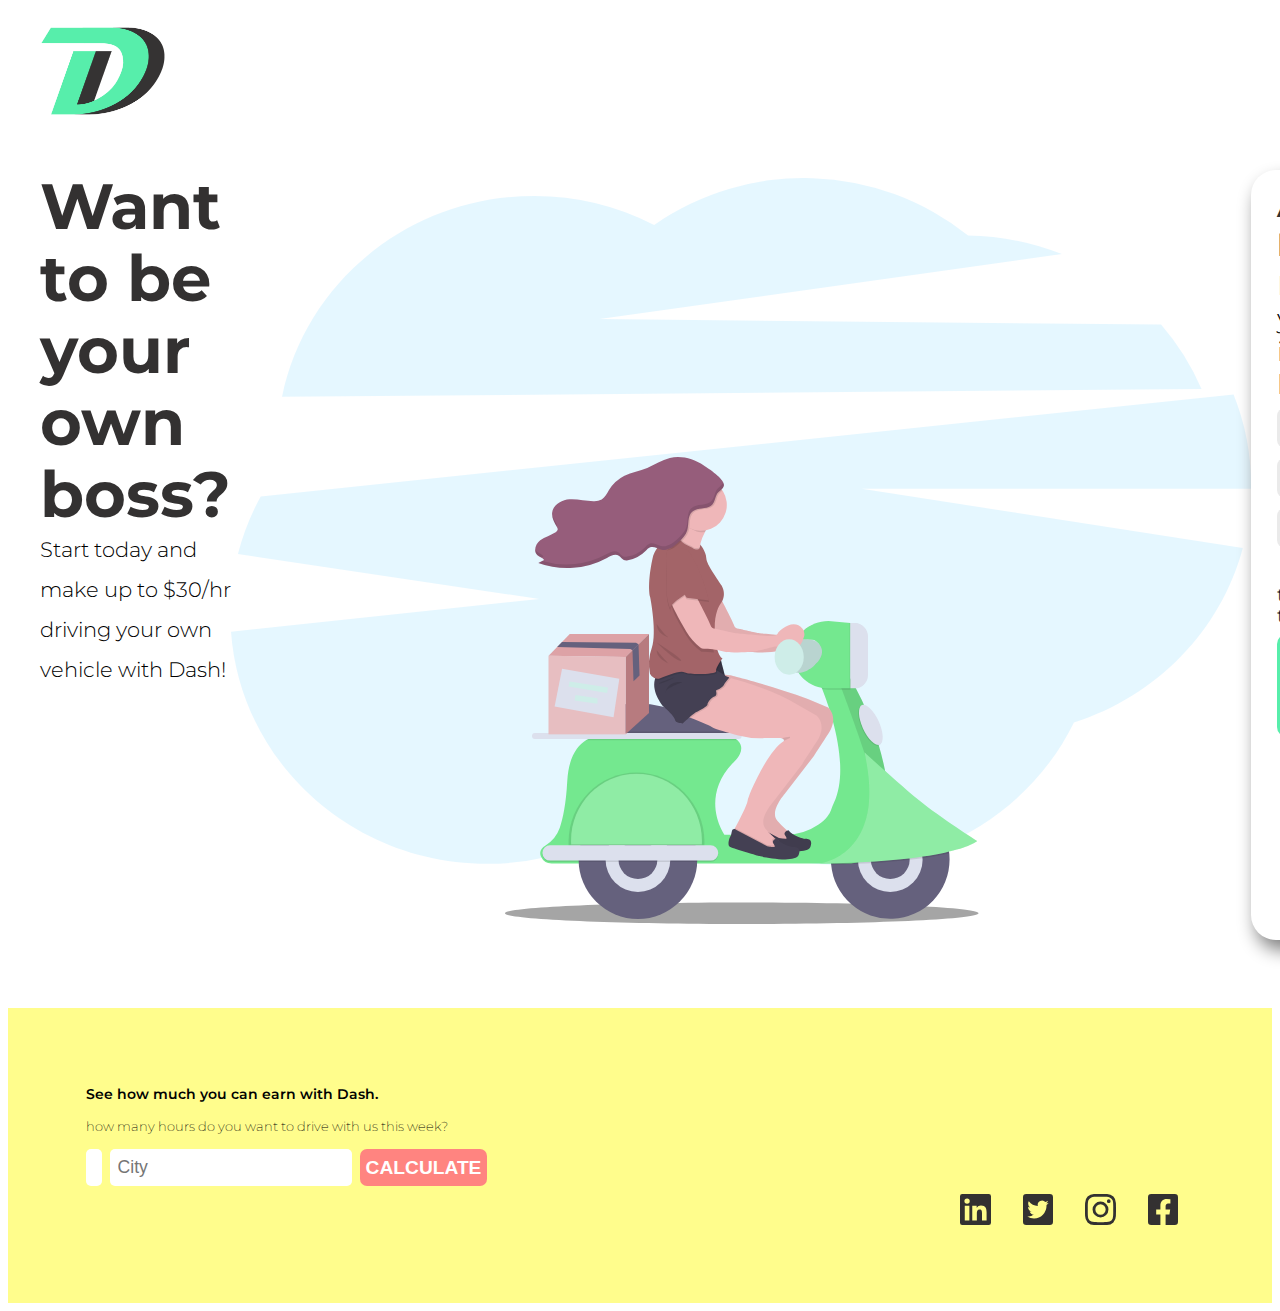
<file: landing-page/index.html>
<!DOCTYPE html>
<html lang="en">

<head>
  <title>Landing Page</title>
  <meta name="viewport" content="width=device-width, initial-scale=1.0">
  <link rel="stylesheet" href="css/styles.css">
  <link href="https://fonts.googleapis.com/css2?family=Montserrat:wght@200;300;400;500;600;700;800&display=swap"
    rel="stylesheet">
</head>

<body>
  <header>
    <img src="img/logo/logo.png" alt="logo">
  </header>
  <div class="wrapper">
    <div id="text">
      <h1>Want to be your own boss?</h1>
      <h3>Start today and make up to $30/hr driving your own vehicle with Dash!</h3>
    </div>
    <img src="img/bg-image/scooter.svg" id="scoot" alt="woman on scooter">
    <div class="form">
      <form>
        <h2>Apply Now</h2>
        <p id="text1">Enter your info below.</p>
        <input type="text" placeholder="First name" name="fname" id="fname">
        <input type="text" placeholder="Last name" name="lname" id="lname">
        <input type="text" placeholder="Phone number" name="pnumber" id="pnumber">
        <div class="container">
          <input type="checkbox" name="checkbox" id="checkbox">
          <label for="checkbox">I agree to dash terms</label>
        </div>
        <button type="submit" id="green">DRIVE WITH US</button>
        <p id="text2">Already applied? <span>Check your application status here</span></p>
      </form>
    </div>
  </div>
  <br><br>
  <footer>
    <div class="footer">
      <p>See how much you can earn with Dash.<br><br><span>how many hours do you want to drive with us this
          week?</span>
      </p>
      <form>
        <input type="text" placeholder="Hours" name="hours" id="hours">
        <input type="text" placeholder="City" name="city" id="city">
        <button type="submit">CALCULATE</button>
      </form>
      <div class="icon">
        <img id="fb" src="img/icons/facebook.svg" alt="facebook icon">
        <img id="in" src="img/icons/instagram.svg" alt="instagram icon">
        <img id="twit" src="img/icons/twitter.svg" alt="twitter icon">
        <img id="linked" src="img/icons/linkedin.svg" alt="linkedin icon">
      </div>
    </div>
  </footer>
</body>

</html>
</file>
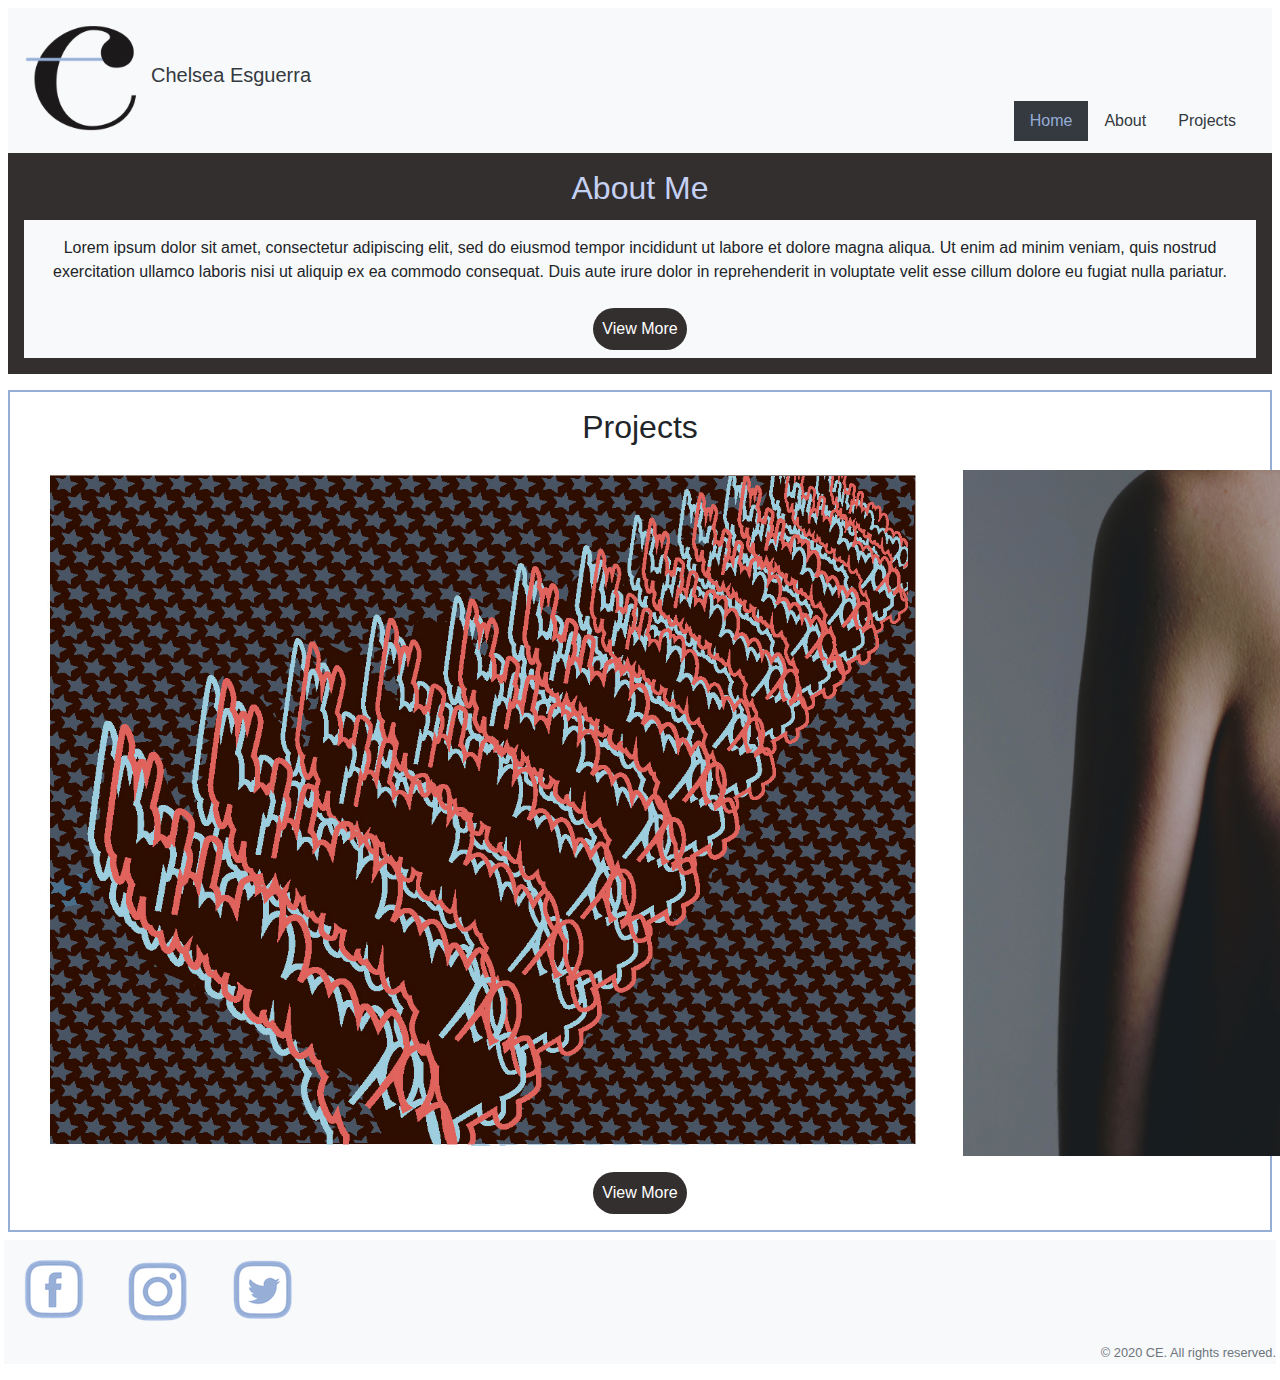
<file: portfolio/index.html>
<!doctype html>
<html lang="en">

<head>
  <!-- Required meta tags -->
  <meta charset="utf-8">
  <meta name="viewport" content="width=device-width, initial-scale=1, shrink-to-fit=no">

  <!-- Bootstrap CSS -->
  <link rel="stylesheet" href="https://stackpath.bootstrapcdn.com/bootstrap/4.4.1/css/bootstrap.min.css"
    integrity="sha384-Vkoo8x4CGsO3+Hhxv8T/Q5PaXtkKtu6ug5TOeNV6gBiFeWPGFN9MuhOf23Q9Ifjh" crossorigin="anonymous">

  <title>Chelsea Esguerra's Portfolio</title>
</head>

<body>

  <div class="m-2">
    <!--Navigation bar-->
    <nav class="navbar bg-light">
      <!--logo-->
      <a class="nav-brand text-dark h5" href="index.html"><img src="img/logo.png" alt="logo"
          class="img-fluid w-25 h-auto">
        Chelsea Esguerra
      </a>
      <div
        class="nav flex-column flex-sm-row justify-content-center justify-content-md-end align-self-md-end bg-light p-1">
        <a class="text-sm-center flex-sm-fill nav-link active bg-dark" style="color: #96ADD6;"
          href="index.html">Home</a>
        <a class="text-sm-center flex-sm-fill nav-link text-dark" href="about.html">About</a>
        <a class="text-sm-center flex-sm-fill nav-link text-dark" href="projects.html">Projects</a>
      </div>
    </nav>
    <!--About Me content-->
    <div class="container-fluid p-3" style=" background-color: #332F2F">
      <h2 class="text-center pb-1" style="color: #C5D1F4">About Me</h2>
      <div class="container-fluid bg-light p-2 text-center">
        <p class="p-2">Lorem ipsum dolor sit amet, consectetur adipiscing elit, sed do eiusmod tempor
          incididunt
          ut labore et dolore magna aliqua. Ut enim ad minim veniam, quis nostrud exercitation ullamco laboris nisi ut
          aliquip ex ea commodo consequat. Duis aute irure dolor in reprehenderit in voluptate velit esse cillum dolore
          eu
          fugiat nulla pariatur.</p>
        <a class="btn text-white rounded-pill p-2" style=" background-color: #332F2F" href="about.html"
          role="button">View
          More</a>
      </div>
    </div>
    <!--Project content-->
    <div class="container-fluid mt-3 p-3 border text-center" style="border:2px solid #96ADD6!important;">
      <h2 class="text-center">Projects</h2>
      <div class="d-sm-flex flex-fill">
        <img src="img/8.jpg" class="w-75 p-3" alt="graphic">
        <img src="img/DSC_0128.jpg" alt="graphic" class="w-75 p-3" alt="clothes pins on back">
      </div>
      <a class="btn text-white rounded-pill p-2" style=" background-color: #332F2F" href="projects.html"
        role="button">View
        More</a>
    </div>
  </div>
  </div>
  <!--Footer-->
  <footer class="bg-light m-1">
    <img src="img/fb.png" alt="facebook icon">
    <img src="img/insta.png" alt="instagram icon">
    <img src="img/twitter.png" alt="twitter icon"><br>
    <p class="text-right"><small class="text-muted">© 2020 CE. All rights reserved.</small></p>
  </footer>
  <!-- Optional JavaScript -->
  <!-- jQuery first, then Popper.js, then Bootstrap JS -->
  <script src=" https://code.jquery.com/jquery-3.4.1.slim.min.js"
    integrity="sha384-J6qa4849blE2+poT4WnyKhv5vZF5SrPo0iEjwBvKU7imGFAV0wwj1yYfoRSJoZ+n" crossorigin="anonymous">
    </script>
  <script src="https://cdn.jsdelivr.net/npm/popper.js@1.16.0/dist/umd/popper.min.js"
    integrity="sha384-Q6E9RHvbIyZFJoft+2mJbHaEWldlvI9IOYy5n3zV9zzTtmI3UksdQRVvoxMfooAo"
    crossorigin="anonymous"></script>
  <script src="https://stackpath.bootstrapcdn.com/bootstrap/4.4.1/js/bootstrap.min.js"
    integrity="sha384-wfSDF2E50Y2D1uUdj0O3uMBJnjuUD4Ih7YwaYd1iqfktj0Uod8GCExl3Og8ifwB6"
    crossorigin="anonymous"></script>
</body>

</html>
</file>
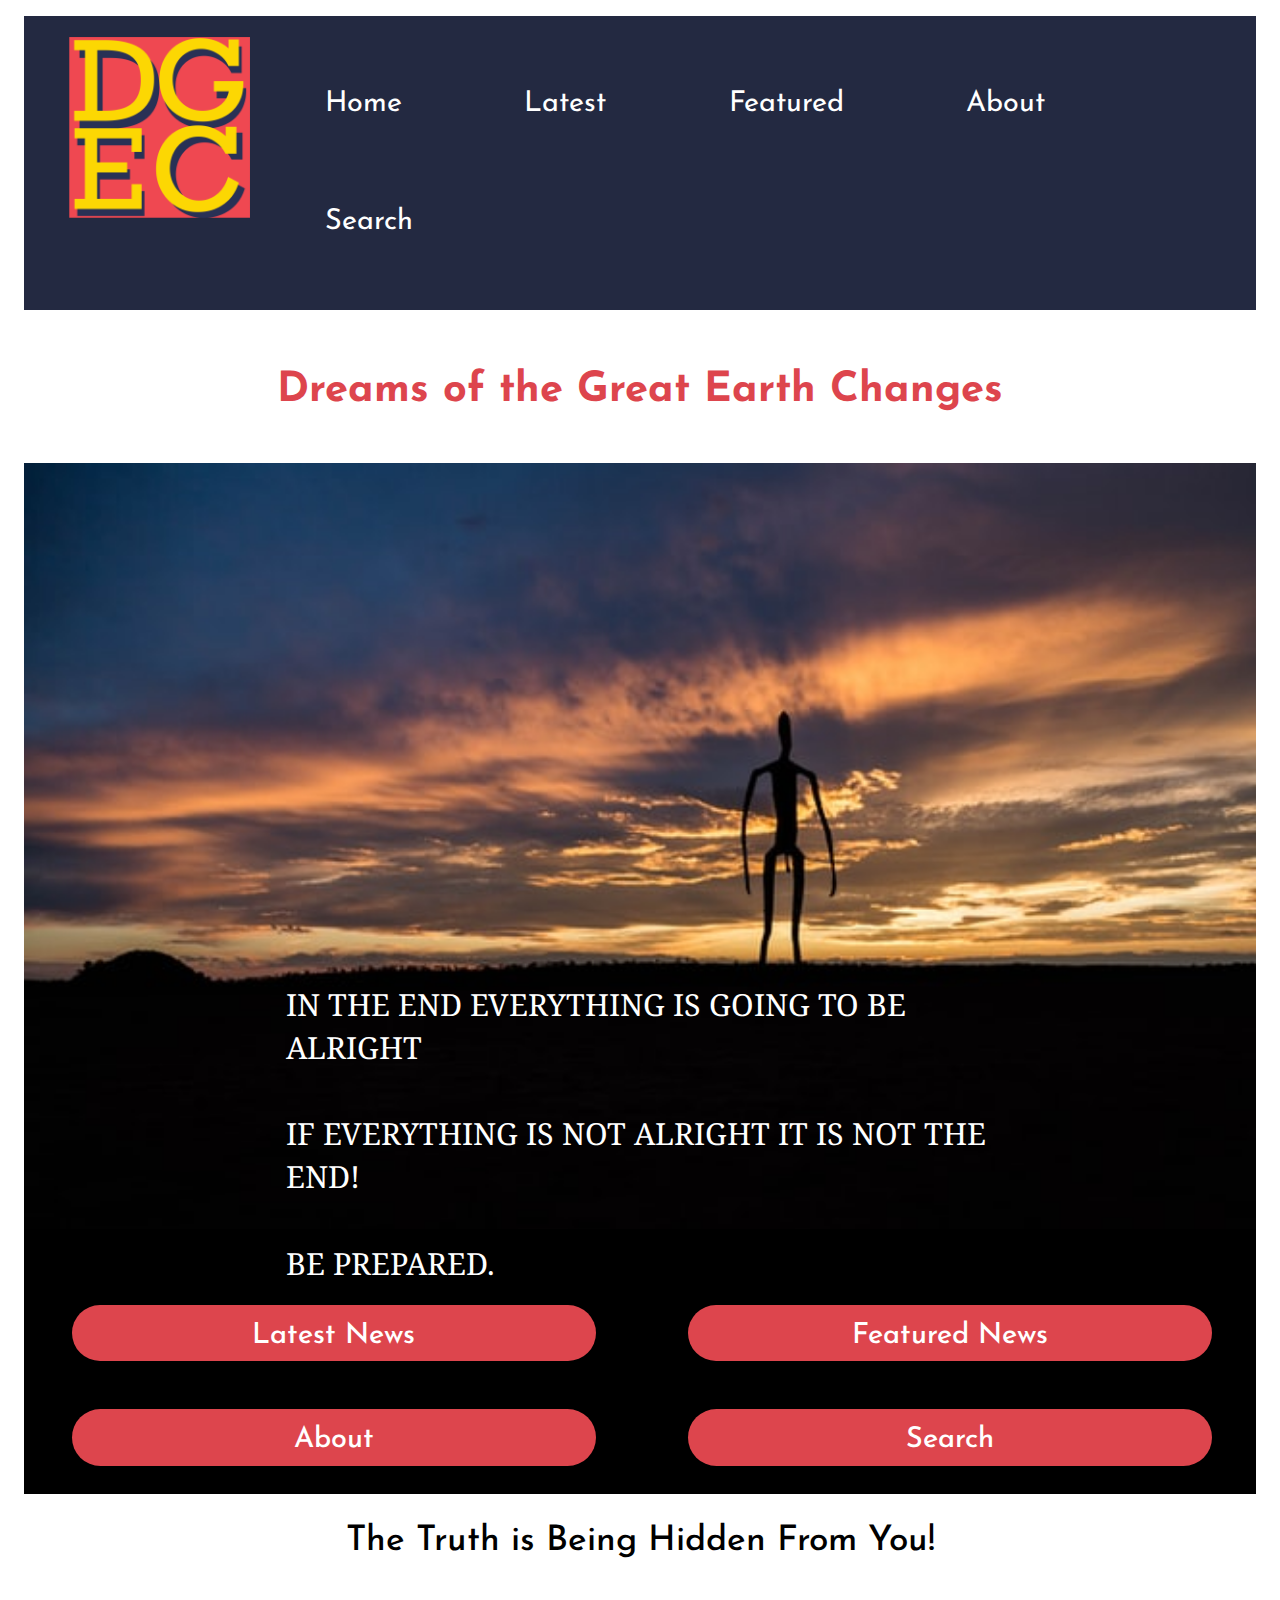
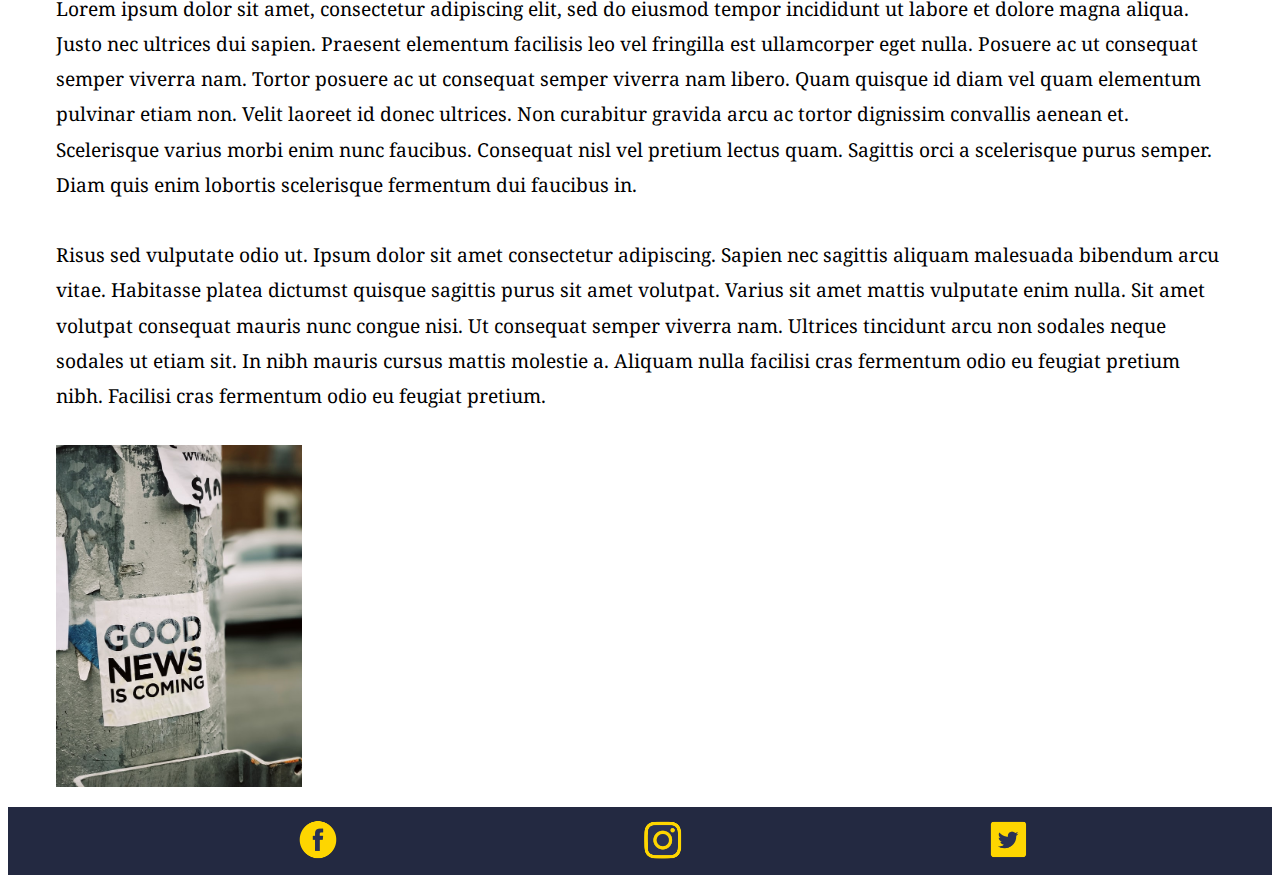
<file: prototype/index.html>
<!DOCTYPE html>
<html lang="en">

<head>
	<title>Dreams of the Great Earth Changes Prototype</title>
	<meta name="viewport" content="width=device-width, initial-scale=1.0">
	<link href="https://fonts.googleapis.com/css2?family=Josefin+Sans:wght@500;700&family=Noto+Serif&display=swap"
		rel="stylesheet">
	<link rel="stylesheet" href="css/styles.css">
</head>

<body>
	<div class="wrapper">
		<nav>
			<div class="logo">
				<a href="index.html">
					<picture>
						<img src="img/favicon.png" alt="small logo" id="favicon">
					</picture>
				</a>
			</div>
			<ul>
				<li><a class="current-page" href="index.html">Home</a></li>
				<li><a href="#">Latest</a></li>
				<li><a href="#">Featured</a></li>
				<li><a href="about.html">About</a></li>
				<li><a href="#">Search</a></li>
			</ul>
		</nav>
		<h1>Dreams of the Great Earth Changes</h1>
		<div id="banner">
			<div class="banner">
				<img src="img/alien.jpg" alt="silhouette of strange figure in the distance">
				<p>
					IN THE END EVERYTHING IS GOING TO BE ALRIGHT
					<br><br>
					IF EVERYTHING IS NOT ALRIGHT IT IS NOT THE END!
					<br><br>
					BE PREPARED.
				</p>
			</div>
			<div class="click">
				<button type="button">Latest News</button>
				<a href="featured.html"><button type="button">Featured News</button></a>
				<a href="about.html"><button type="button">About</button> </button></a>
				<button type="button">Search</button>
			</div>
		</div>
		<h2> The Truth is Being Hidden From You!</h2>
		<p class="para1">Lorem ipsum dolor sit amet, consectetur adipiscing elit, sed do eiusmod tempor incididunt ut labore
			et dolore magna aliqua. Justo nec ultrices dui sapien. Praesent elementum facilisis leo vel fringilla est
			ullamcorper eget nulla. Posuere ac ut consequat semper viverra nam. Tortor posuere ac ut consequat semper viverra
			nam libero. Quam quisque id diam vel quam elementum pulvinar etiam non. Velit laoreet id donec ultrices. Non
			curabitur gravida arcu ac tortor dignissim convallis aenean et. Scelerisque varius morbi enim nunc faucibus.
			Consequat nisl vel pretium lectus quam. Sagittis orci a scelerisque purus semper. Diam quis enim lobortis
			scelerisque fermentum dui faucibus in.<br><br>
			Risus sed vulputate odio ut. Ipsum dolor sit amet consectetur adipiscing. Sapien nec sagittis aliquam malesuada
			bibendum arcu vitae. Habitasse platea dictumst quisque sagittis purus sit amet volutpat. Varius sit amet mattis
			vulputate enim nulla. Sit amet volutpat consequat mauris nunc congue nisi. Ut consequat semper viverra nam.
			Ultrices tincidunt arcu non sodales neque sodales ut etiam sit. In nibh mauris cursus mattis molestie a. Aliquam
			nulla facilisi cras fermentum odio eu feugiat pretium nibh. Facilisi cras fermentum odio eu feugiat pretium.
		</p>
		<img id="good" src="img/good-news.jpg" alt="poster that says 'good news is coming'">
	</div>
	</div>
	<footer>
		<div class="icon">
			<a><img id="fb" src="img/icons/fb.png" alt="facebook icon"></a>
			<a><img id="insta" src="img/icons/insta.png" alt="instagram icon"></a>
			<a href="#"> <img id="twit" src="img/icons/twitter.png" alt="twitter icon"></a>
		</div>
	</footer>
</body>

</html>
</file>
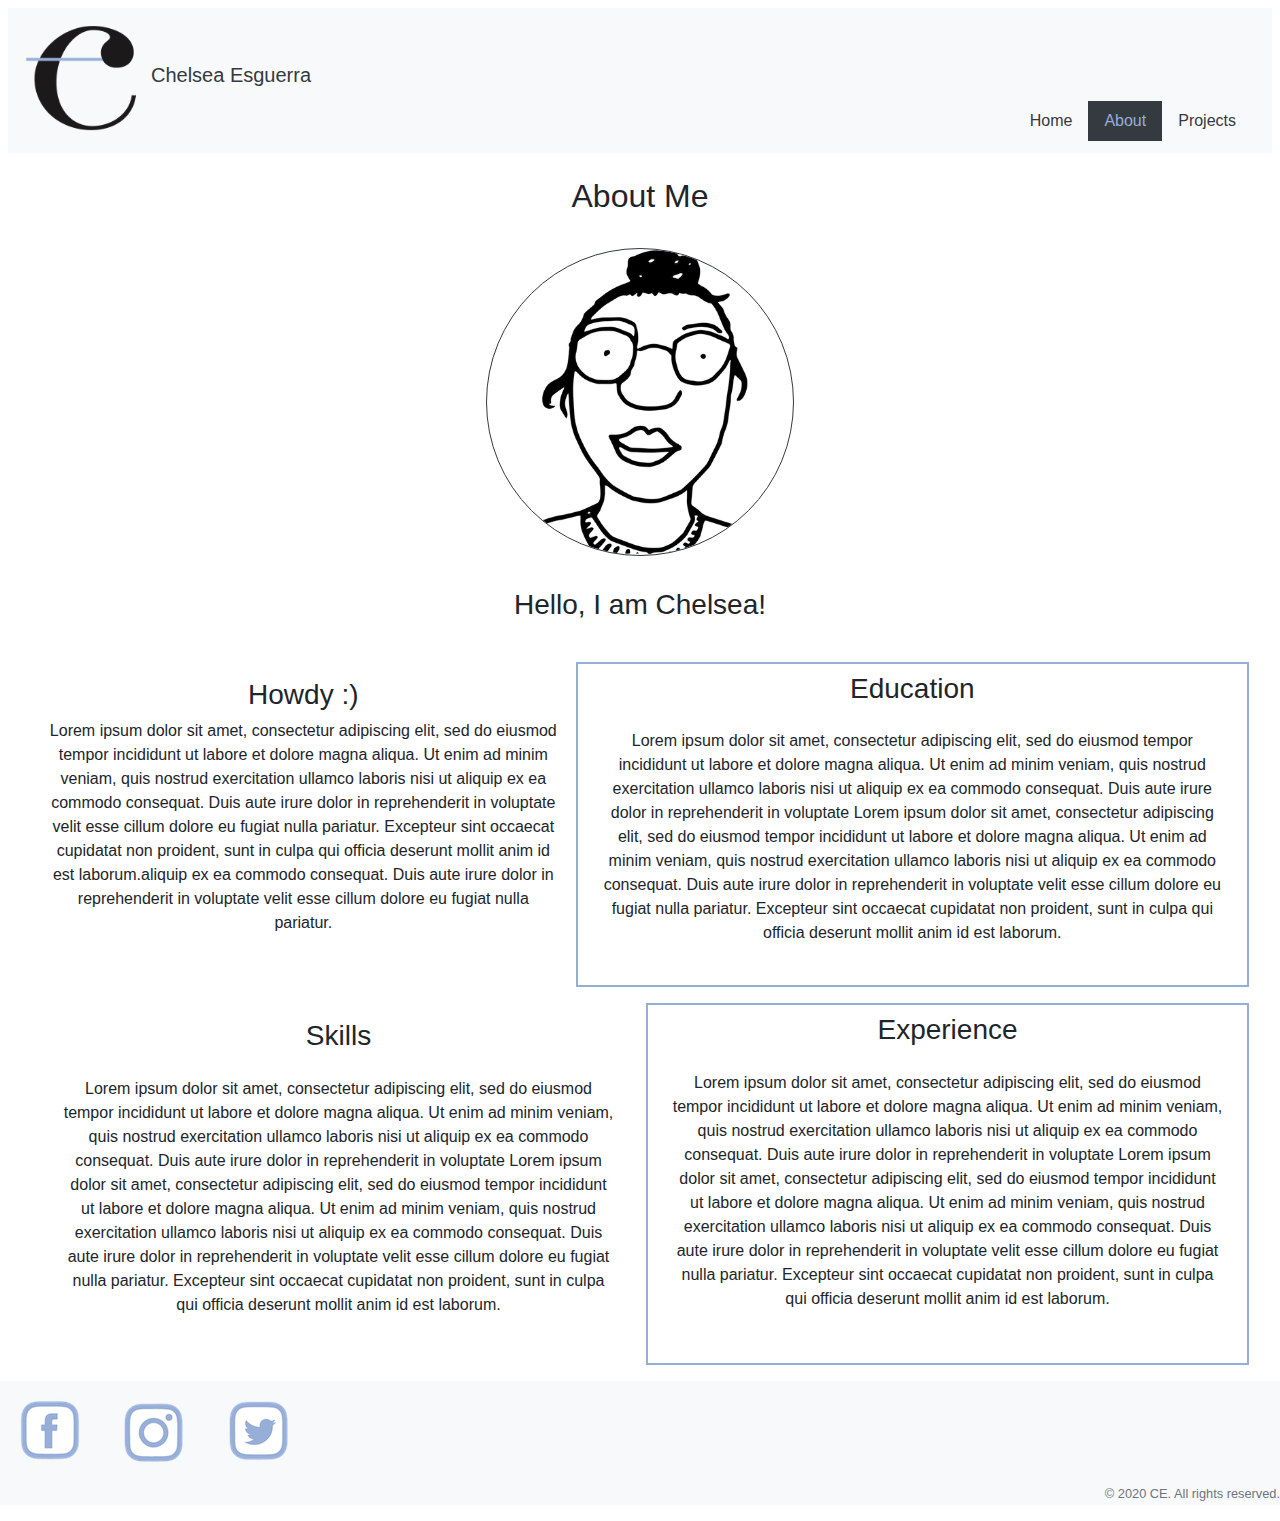
<file: portfolio/about.html>
<!doctype html>
<html lang="en">

<head>
  <!-- Required meta tags -->
  <meta charset="utf-8">
  <meta name="viewport" content="width=device-width, initial-scale=1, shrink-to-fit=no">

  <!-- Bootstrap CSS -->
  <link rel="stylesheet" href="https://stackpath.bootstrapcdn.com/bootstrap/4.4.1/css/bootstrap.min.css"
    integrity="sha384-Vkoo8x4CGsO3+Hhxv8T/Q5PaXtkKtu6ug5TOeNV6gBiFeWPGFN9MuhOf23Q9Ifjh" crossorigin="anonymous">

  <title>Chelsea Esguerra's Portfolio</title>
</head>

<body>

  <div class="m-2">

    <!--Navigation bar-->
    <nav class="navbar bg-light">
      <!--logo-->
      <a class="nav-brand text-dark h5" href="index.html"><img src="img/logo.png" alt="logo"
          class="img-fluid w-25 h-auto">
        Chelsea Esguerra
      </a>
      <div
        class="nav flex-column flex-sm-row justify-content-center justify-content-md-end align-self-md-end bg-light p-1">
        <a class="text-sm-center flex-sm-fill nav-link text-dark" href="index.html">Home</a>
        <a class="text-sm-center flex-sm-fill nav-link active bg-dark" style="color: #96ADD6;"
          href="about.html">About</a>
        <a class="text-sm-center flex-sm-fill nav-link text-dark" href="projects.html">Projects</a>
      </div>
    </nav>

    <!--About page content-->
    <div class="container-fluid pt-4 text-center">
      <h2 class=" pb-4">About Me</h2>
      <!--About image-->
      <img src="img/me.png" alt="drawing of me"
        class="border border-dark rounded-circle mx-auto d-block img-fluid w-25 h-auto m-2">
      <!--Text for about page-->
      <h3 class=" p-4">Hello, I am Chelsea!</h3>
      <div class="d-sm-flex flex-fill justify-content-sm-between p-2">
        <div class="p-3">
          <h3 class="text-center">Howdy :)</h3>
          <p>Lorem ipsum dolor sit amet, consectetur adipiscing elit,
            sed do
            eiusmod tempor incididunt ut labore et dolore magna aliqua. Ut enim ad minim veniam, quis nostrud
            exercitation
            ullamco laboris nisi ut aliquip ex ea commodo consequat. Duis aute irure dolor in reprehenderit in voluptate
            velit esse cillum dolore eu fugiat nulla pariatur. Excepteur sint occaecat cupidatat non proident, sunt in
            culpa qui
            officia deserunt mollit anim id est laborum.aliquip ex ea commodo consequat. Duis aute irure dolor in
            reprehenderit in voluptate velit esse cillum dolore eu fugiat nulla pariatur. </p>
        </div>
        <div class="border p-2 " style="border:2px solid #96ADD6!important;">
          <h3 class="">Education</h3>
          <p class="p-3">Lorem ipsum dolor sit amet, consectetur adipiscing elit, sed do eiusmod tempor incididunt ut
            labore et
            dolore
            magna aliqua. Ut enim ad minim veniam, quis nostrud exercitation ullamco laboris nisi ut aliquip ex ea
            commodo
            consequat. Duis aute irure dolor in reprehenderit in voluptate Lorem ipsum dolor sit amet, consectetur
            adipiscing elit, sed do eiusmod tempor incididunt ut labore et dolore magna aliqua. Ut enim ad minim veniam,
            quis nostrud exercitation ullamco laboris nisi ut aliquip ex ea commodo consequat. Duis aute irure dolor in
            reprehenderit in voluptate velit esse cillum dolore eu fugiat nulla pariatur. Excepteur sint occaecat
            cupidatat
            non proident, sunt in culpa qui officia deserunt mollit anim id est laborum.</p>
        </div>
      </div>
      <div class="d-sm-flex flex-fill justify-content-sm-between p-2">
        <div class="p-3">
          <h3 class="">Skills</h3>
          <p class="p-3">Lorem ipsum dolor sit amet, consectetur adipiscing elit, sed do eiusmod tempor incididunt ut
            labore et
            dolore
            magna aliqua. Ut enim ad minim veniam, quis nostrud exercitation ullamco laboris nisi ut aliquip ex ea
            commodo
            consequat. Duis aute irure dolor in reprehenderit in voluptate Lorem ipsum dolor sit amet, consectetur
            adipiscing elit, sed do eiusmod tempor incididunt ut labore et dolore magna aliqua. Ut enim ad minim veniam,
            quis nostrud exercitation ullamco laboris nisi ut aliquip ex ea commodo consequat. Duis aute irure dolor in
            reprehenderit in voluptate velit esse cillum dolore eu fugiat nulla pariatur. Excepteur sint occaecat
            cupidatat
            non proident, sunt in culpa qui officia deserunt mollit anim id est laborum.</p>
        </div>
        <div class="border p-2 " style="border:2px solid #96ADD6!important;">
          <h3 class="">Experience</h3>
          <p class="p-3">Lorem ipsum dolor sit amet, consectetur adipiscing elit, sed do eiusmod tempor incididunt ut
            labore et
            dolore
            magna aliqua. Ut enim ad minim veniam, quis nostrud exercitation ullamco laboris nisi ut aliquip ex ea
            commodo
            consequat. Duis aute irure dolor in reprehenderit in voluptate Lorem ipsum dolor sit amet, consectetur
            adipiscing elit, sed do eiusmod tempor incididunt ut labore et dolore magna aliqua. Ut enim ad minim veniam,
            quis nostrud exercitation ullamco laboris nisi ut aliquip ex ea commodo consequat. Duis aute irure dolor in
            reprehenderit in voluptate velit esse cillum dolore eu fugiat nulla pariatur. Excepteur sint occaecat
            cupidatat
            non proident, sunt in culpa qui officia deserunt mollit anim id est laborum.</p>
        </div>
      </div>
    </div>
  </div>
  <!--Footer-->
  <footer class="bg-light">
    <img src="img/fb.png" alt="facebook icon">
    <img src="img/insta.png" alt="instagram icon">
    <img src="img/twitter.png" alt="twitter icon"><br>
    <p class="text-right"><small class="text-muted">© 2020 CE. All rights reserved.</small></p>
  </footer>
  <!-- Optional JavaScript -->
  <!-- jQuery first, then Popper.js, then Bootstrap JS -->
  <script src="https://code.jquery.com/jquery-3.4.1.slim.min.js"
    integrity="sha384-J6qa4849blE2+poT4WnyKhv5vZF5SrPo0iEjwBvKU7imGFAV0wwj1yYfoRSJoZ+n"
    crossorigin="anonymous"></script>
  <script src="https://cdn.jsdelivr.net/npm/popper.js@1.16.0/dist/umd/popper.min.js"
    integrity="sha384-Q6E9RHvbIyZFJoft+2mJbHaEWldlvI9IOYy5n3zV9zzTtmI3UksdQRVvoxMfooAo"
    crossorigin="anonymous"></script>
  <script src="https://stackpath.bootstrapcdn.com/bootstrap/4.4.1/js/bootstrap.min.js"
    integrity="sha384-wfSDF2E50Y2D1uUdj0O3uMBJnjuUD4Ih7YwaYd1iqfktj0Uod8GCExl3Og8ifwB6"
    crossorigin="anonymous"></script>

</body>

</html>
</file>
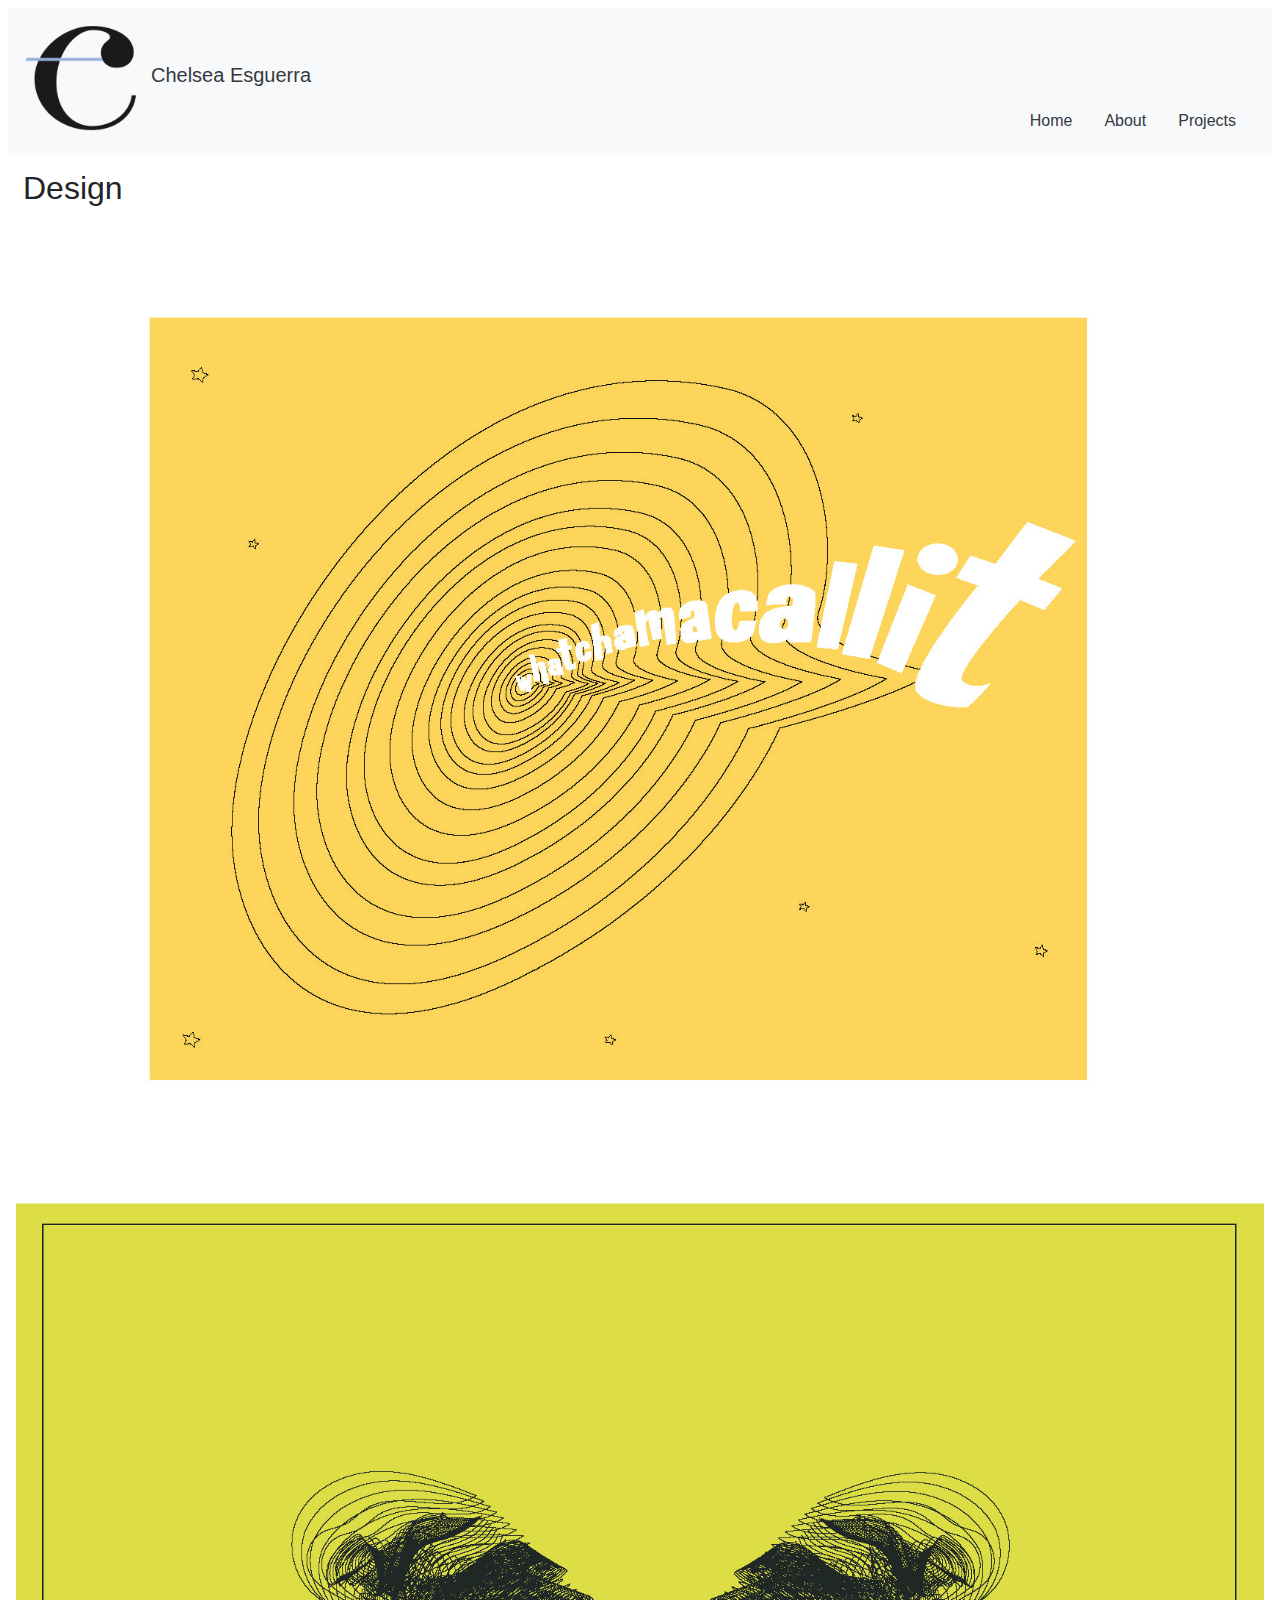
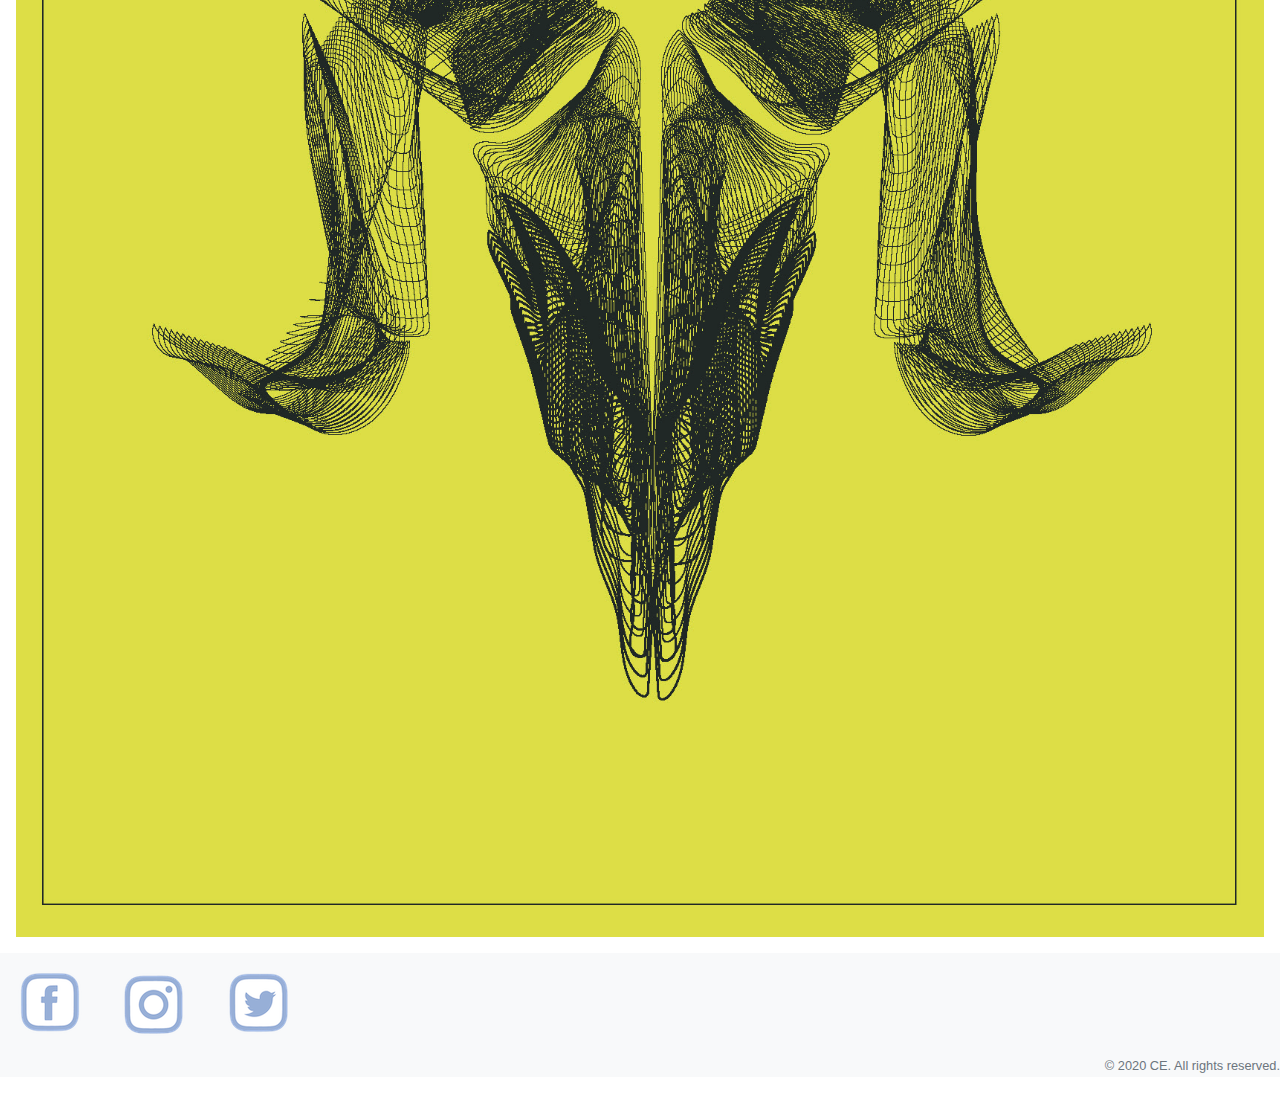
<file: portfolio/desgin.html>
<!doctype html>
<html lang="en">

<head>
  <!-- Required meta tags -->
  <meta charset="utf-8">
  <meta name="viewport" content="width=device-width, initial-scale=1, shrink-to-fit=no">

  <!-- Bootstrap CSS -->
  <link rel="stylesheet" href="https://stackpath.bootstrapcdn.com/bootstrap/4.4.1/css/bootstrap.min.css"
    integrity="sha384-Vkoo8x4CGsO3+Hhxv8T/Q5PaXtkKtu6ug5TOeNV6gBiFeWPGFN9MuhOf23Q9Ifjh" crossorigin="anonymous">

  <title>Chelsea Esguerra's Portfolio</title>
</head>

<body>

  <div class="m-2">
    <!--Navigation bar-->
    <nav class="navbar bg-light">
      <!--logo-->
      <a class="nav-brand text-dark h5" href="index.html"><img src="img/logo.png" alt="logo"
          class="img-fluid w-25 h-auto">
        Chelsea Esguerra
      </a>
      <div
        class="nav flex-column flex-sm-row justify-content-center justify-content-md-end align-self-md-end bg-light p-1">
        <a class="text-sm-center flex-sm-fill nav-link text-dark" href="index.html">Home</a>
        <a class="text-sm-center flex-sm-fill nav-link text-dark" href="about.html">About</a>
        <a class="text-sm-center flex-sm-fill nav-link text-dark" href="projects.html">Projects</a>
      </div>
    </nav>
    <!--Design content-->
    <div class="container-fluid">
      <h2 class="mt-3">Design</h2>
    </div>
    <div class="d-sm-flex flex-fill">
      <img src=" img/2.jpg" alt="" class="img-fluid p-2">
      <img src="img/5.jpg" alt="" class="img-fluid p-2">
      <img src="img/8.jpg" alt="" class="img-fluid  p-2">
    </div>
    <div class="d-sm-flex flex-fill">
      <img src="img/abstractram 2.jpg" alt="" class="img-fluid p-2">
      <img src="img/abstractram.jpg" alt="" class="img-fluid p-2">
    </div>
  </div>
  <!--Footer-->
  <footer class="bg-light">
    <img src="img/fb.png" alt="facebook icon">
    <img src="img/insta.png" alt="instagram icon">
    <img src="img/twitter.png" alt="twitter icon"><br>
    <p class="text-right"><small class="text-muted">© 2020 CE. All rights reserved.</small></p>
  </footer>
  <!-- Optional JavaScript -->
  <!-- jQuery first, then Popper.js, then Bootstrap JS -->
  <script src="https://code.jquery.com/jquery-3.4.1.slim.min.js"
    integrity="sha384-J6qa4849blE2+poT4WnyKhv5vZF5SrPo0iEjwBvKU7imGFAV0wwj1yYfoRSJoZ+n"
    crossorigin="anonymous"></script>
  <script src="https://cdn.jsdelivr.net/npm/popper.js@1.16.0/dist/umd/popper.min.js"
    integrity="sha384-Q6E9RHvbIyZFJoft+2mJbHaEWldlvI9IOYy5n3zV9zzTtmI3UksdQRVvoxMfooAo"
    crossorigin="anonymous"></script>
  <script src="https://stackpath.bootstrapcdn.com/bootstrap/4.4.1/js/bootstrap.min.js"
    integrity="sha384-wfSDF2E50Y2D1uUdj0O3uMBJnjuUD4Ih7YwaYd1iqfktj0Uod8GCExl3Og8ifwB6"
    crossorigin="anonymous"></script>
</body>

</html>
</file>
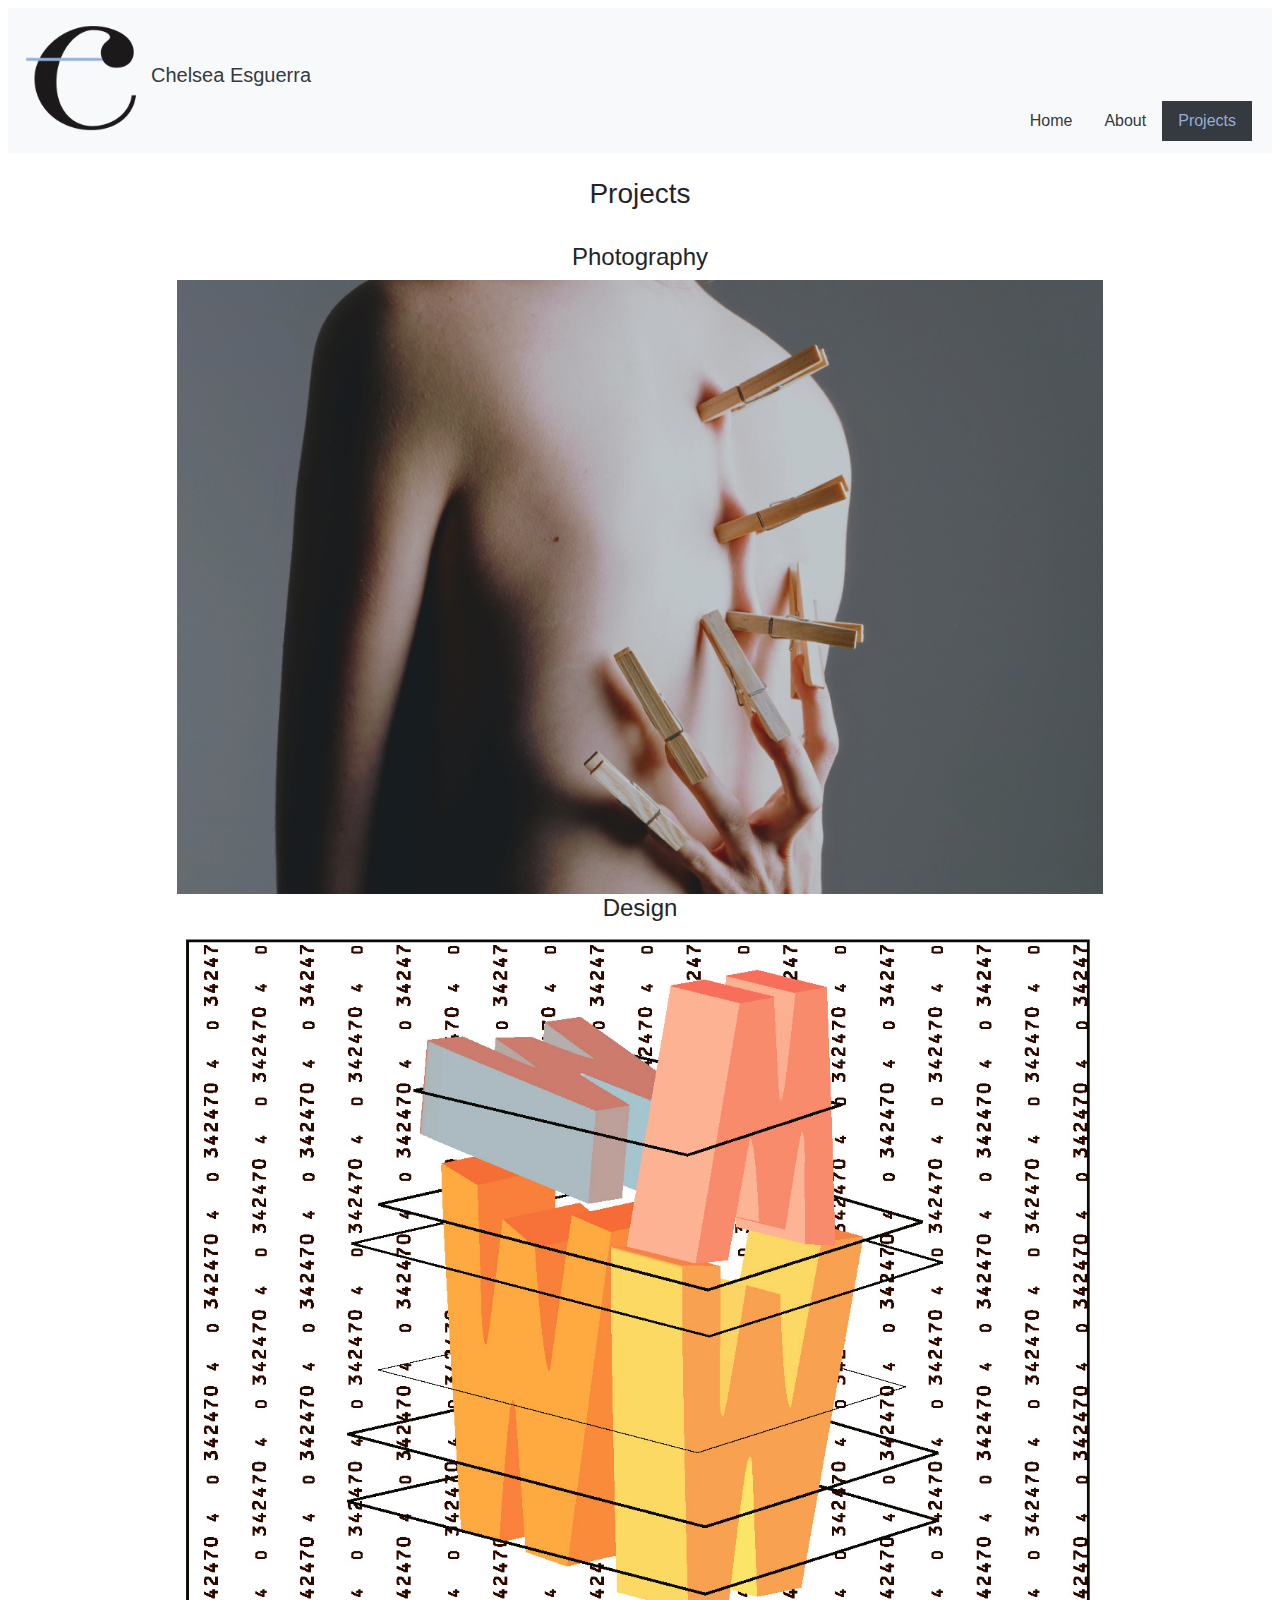
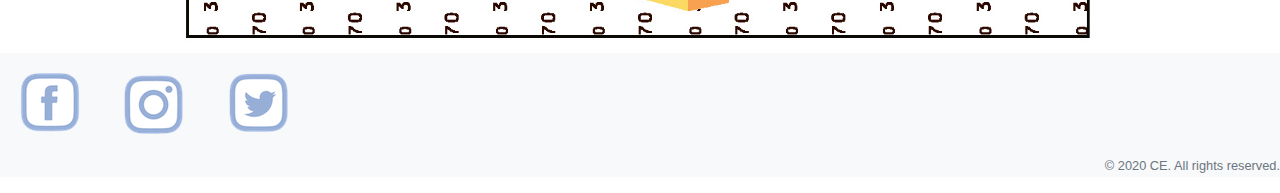
<file: portfolio/projects.html>
<!doctype html>
<html lang="en">

<head>
  <!-- Required meta tags -->
  <meta charset="utf-8">
  <meta name="viewport" content="width=device-width, initial-scale=1, shrink-to-fit=no">

  <!-- Bootstrap CSS -->
  <link rel="stylesheet" href="https://stackpath.bootstrapcdn.com/bootstrap/4.4.1/css/bootstrap.min.css"
    integrity="sha384-Vkoo8x4CGsO3+Hhxv8T/Q5PaXtkKtu6ug5TOeNV6gBiFeWPGFN9MuhOf23Q9Ifjh" crossorigin="anonymous">


  <title>Chelsea Esguerra's Portfolio</title>
</head>

<body>
  <div class="m-2">
    <!--Navigation bar-->
    <nav class="navbar bg-light">
      <!--logo-->
      <a class="nav-brand text-dark h5" href="index.html"><img src="img/logo.png " alt="logo"
          class="img-fluid w-25 h-auto">
        Chelsea Esguerra
      </a>
      <div
        class="nav flex-column flex-sm-row justify-content-center justify-content-md-end align-self-md-end bg-light p-1">
        <a class="text-sm-center flex-sm-fill nav-link text-dark" href="index.html">Home</a>
        <a class="text-sm-center flex-sm-fill nav-link text-dark" href="about.html">About</a>
        <a class="text-sm-center flex-sm-fill nav-link active bg-dark" style="color: #96ADD6;"
          href="projects.html">Projects</a>
      </div>
    </nav>
    <!--Project content-->
    <h3 class="text-center pt-4 pb-4">Projects</h3>
    <div class="container-fluid text-center">
      <h4>Photography</h4>
      <a href="photography.html"><img src="img/DSC_0128.jpg" class="w-75" alt="clothes pins on back"></a>
      <h4>Design</h4>
      <a href="desgin.html"><img src="img/5.jpg" class="w-75" alt="3d letter design"></a>
    </div>
  </div>
  <!--Footer-->
  <footer class="bg-light">
    <img src="img/fb.png" alt="facebook icon">
    <img src="img/insta.png" alt="instagram icon">
    <img src="img/twitter.png" alt="twitter icon"><br>
    <p class="text-right"><small class="text-muted">© 2020 CE. All rights reserved.</small></p>
  </footer>
  <!-- Optional JavaScript -->
  <!-- jQuery first, then Popper.js, then Bootstrap JS -->
  <script src="https://code.jquery.com/jquery-3.4.1.slim.min.js"
    integrity="sha384-J6qa4849blE2+poT4WnyKhv5vZF5SrPo0iEjwBvKU7imGFAV0wwj1yYfoRSJoZ+n"
    crossorigin="anonymous"></script>
  <script src="https://cdn.jsdelivr.net/npm/popper.js@1.16.0/dist/umd/popper.min.js"
    integrity="sha384-Q6E9RHvbIyZFJoft+2mJbHaEWldlvI9IOYy5n3zV9zzTtmI3UksdQRVvoxMfooAo"
    crossorigin="anonymous"></script>
  <script src="https://stackpath.bootstrapcdn.com/bootstrap/4.4.1/js/bootstrap.min.js"
    integrity="sha384-wfSDF2E50Y2D1uUdj0O3uMBJnjuUD4Ih7YwaYd1iqfktj0Uod8GCExl3Og8ifwB6"
    crossorigin="anonymous"></script>

</body>

</html>
</file>
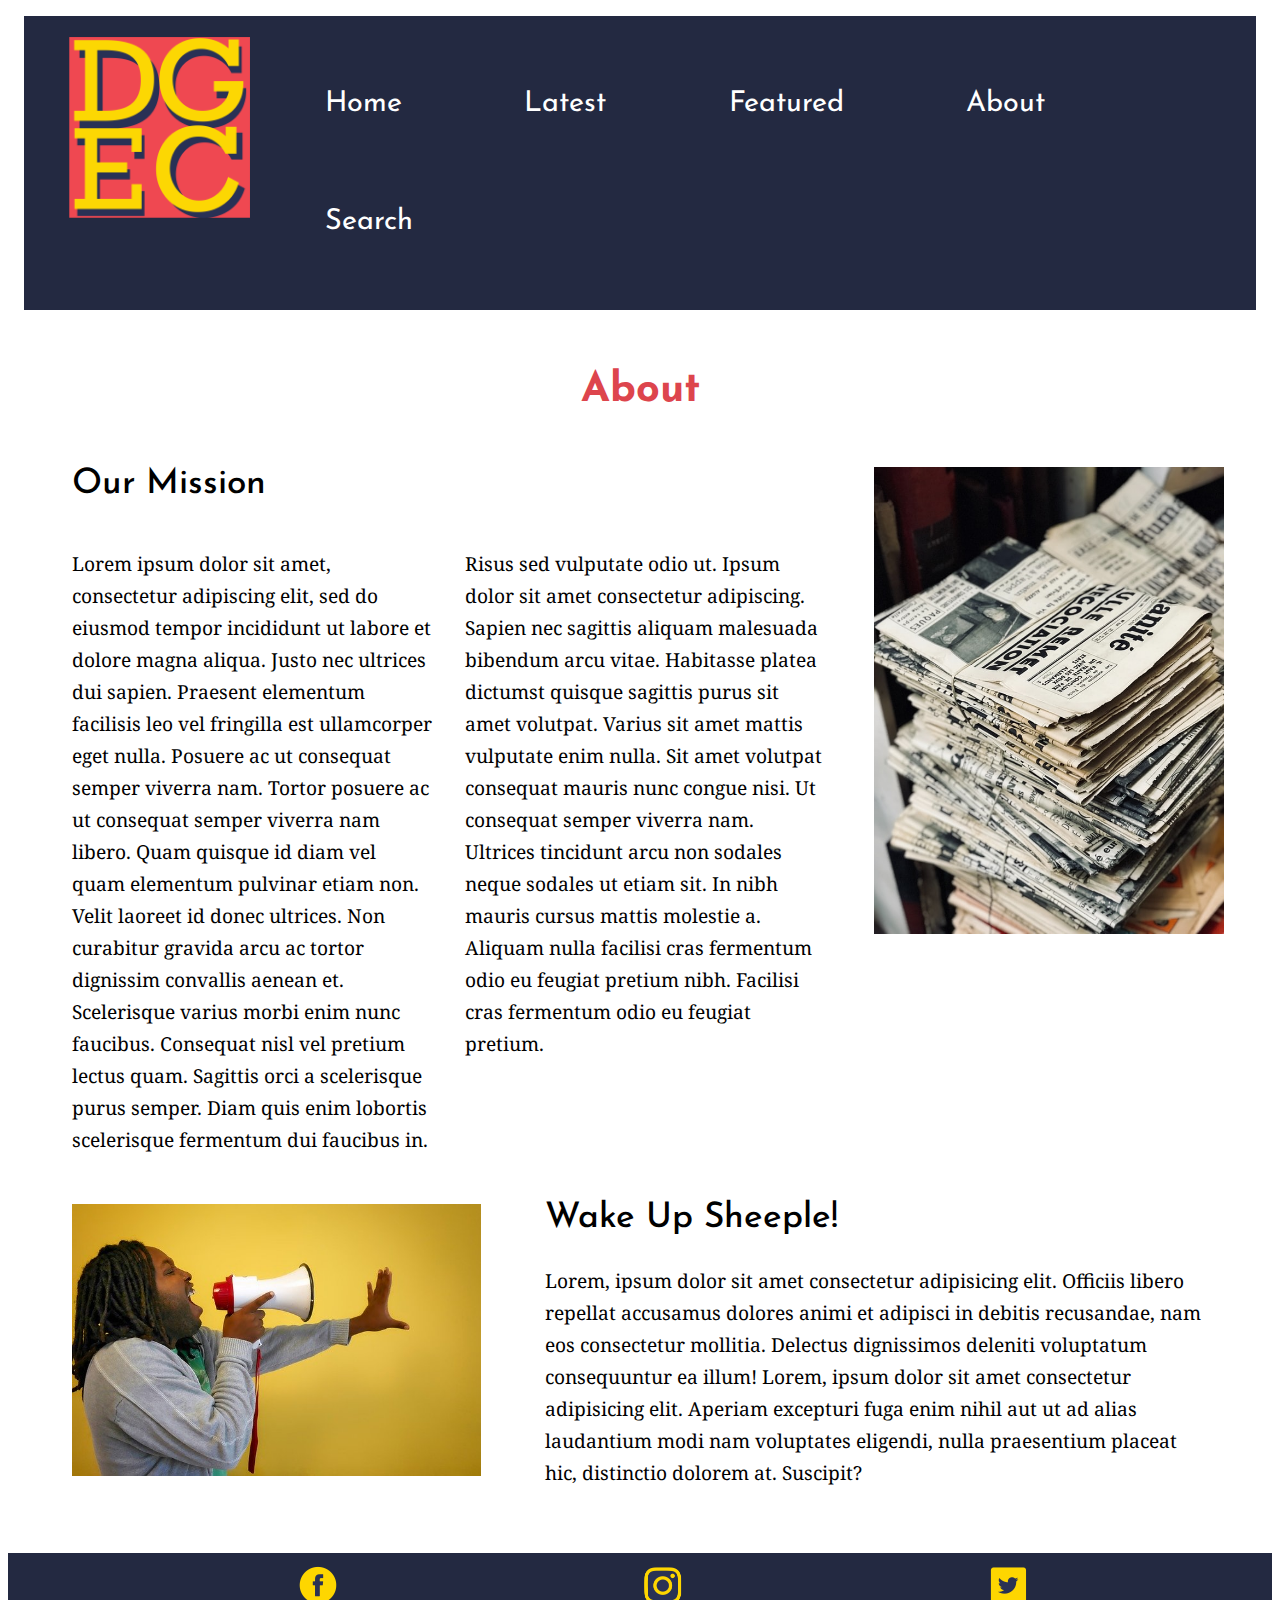
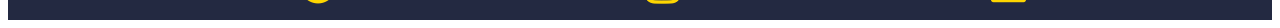
<file: prototype/about.html>
<!DOCTYPE html>
<html lang="en">

<head>
	<title>Dreams of the Great Earth Changes Prototype</title>
	<meta name="viewport" content="width=device-width, initial-scale=1.0">
	<link href="https://fonts.googleapis.com/css2?family=Josefin+Sans:wght@500;700&family=Noto+Serif&display=swap"
		rel="stylesheet">
	<link rel="stylesheet" href="css/styles.css">
</head>

<body>
	<div class="wrapper">
		<nav>
			<div class="logo">
				<a href="index.html">
					<picture>
						<img src="img/favicon.png" alt="logo" id="favicon">
					</picture>
				</a>
			</div>
			<ul>
				<li><a href="index.html">Home</a></li>
				<li><a href="#">Latest</a></li>
				<li><a href="#">Featured</a></li>
				<li><a class="current-page" href="about.html">About</a></li>
				<li><a href="#">Search</a></li>
			</ul>
		</nav>
		<h1>About</h1>
		<div class="about">
			<img id="newspaper" src="img/newspapers.jpg" alt=" stack of newspapers">
			<h2>Our Mission</h2>
			<div class="mission">
				<p id="1">Lorem ipsum dolor sit amet, consectetur adipiscing elit, sed do eiusmod tempor
					incididunt ut labore
					et dolore
					magna aliqua. Justo nec ultrices dui sapien. Praesent elementum facilisis leo vel fringilla est ullamcorper
					eget
					nulla. Posuere ac ut consequat semper viverra nam. Tortor posuere ac ut consequat semper viverra nam libero.
					Quam
					quisque id diam vel quam elementum pulvinar etiam non. Velit laoreet id donec ultrices. Non curabitur gravida
					arcu
					ac tortor dignissim convallis aenean et. Scelerisque varius morbi enim nunc faucibus. Consequat nisl vel
					pretium
					lectus quam. Sagittis orci a scelerisque purus semper. Diam quis enim lobortis scelerisque fermentum dui
					faucibus
					in.</p>
				<p id="2">Risus sed vulputate odio ut. Ipsum dolor sit amet consectetur adipiscing. Sapien nec sagittis aliquam
					malesuada
					bibendum arcu vitae. Habitasse platea dictumst quisque sagittis purus sit amet volutpat. Varius sit amet
					mattis
					vulputate enim nulla. Sit amet volutpat consequat mauris nunc congue nisi. Ut consequat semper viverra nam.
					Ultrices tincidunt arcu non sodales neque sodales ut etiam sit. In nibh mauris cursus mattis molestie a.
					Aliquam
					nulla facilisi cras fermentum odio eu feugiat pretium nibh. Facilisi cras fermentum odio eu feugiat pretium.
				</p>
			</div>
			<img id="yelling" src="img/megafone.jpg" alt="person yelling into a megafone">
			<div class="sheep">
				<h2>Wake Up Sheeple!</h2>
				<p>Lorem, ipsum dolor sit amet consectetur adipisicing elit. Officiis libero repellat accusamus dolores animi et
					adipisci in debitis recusandae, nam eos consectetur mollitia. Delectus dignissimos deleniti voluptatum
					consequuntur ea illum! Lorem, ipsum dolor sit amet consectetur adipisicing elit. Aperiam excepturi fuga
					enim nihil aut ut ad alias laudantium modi nam voluptates eligendi, nulla praesentium placeat hic, distinctio
					dolorem
					at. Suscipit?<br><br>
				</p>
			</div>
		</div>
	</div>
	<footer>
		<div class="icon">
			<a><img id="fb" src="img/icons/fb.png" alt="facebook icon"></a>
			<a><img id="insta" src="img/icons/insta.png" alt="instagram icon"></a>
			<a href="#"> <img id="twit" src="img/icons/twitter.png" alt="twitter icon"></a>
		</div>
	</footer>
</body>

</html>
</file>
<file: landing-page/css/styles.css>
/*mobile view*/
.wrapper {
  width: auto;
  margin: 1rem;
  font-family: 'Montserrat', sans-serif;
}
/*header image*/
header img{
  max-width: 10%;
  height: auto;
  margin: 2rem;
  margin-top: 0;
  margin-bottom: 0;
}
h1 {
  font-weight: 700;
  font-size: 2.7rem;
  line-height: 3.6rem;
  margin: 0;
  color: #333131;
}
h3 {
  font-weight: 300;
  font-size: 1.3rem;
  line-height: 1.8rem;
  margin: 0;
}
/*main image*/
#scoot {
  max-width: 85%;
  height: auto;
  display: block;
  margin-left: auto;
  margin-right: auto;
  margin-bottom: 1rem;
  margin-top: 0.5rem;
}
/*apply form*/
.form {
  border: 0;
  border-radius: 25px;
  padding: 1rem;
  padding-left: 1.6rem;
  box-shadow:5px 10px 18px grey;
}
h2 {
  font-weight: 700;
  font-size: 1.8rem;
  margin: 0;
  color: #333131;
}
#text1 {
  font-weight: 300;
  font-size: 0.8rem;
  margin-top: 0.3rem;
  margin-bottom: 0rem;
}
.form input {
  align-content: center;
  background-color:#EAEAEA;
  font-weight: 200;
  font-size: 0.8rem;
  border-radius: 8px;
  border: 0;
  padding: 0.5rem;
}
#fname {
  padding: 0.5rem;
  margin: 7px 0;
  width: 95%;
}
#lname {
  padding: 0.5rem;
  margin: 3px 0;
  width: 95%;
}
#pnumber {
  padding: 0.5rem;
  margin: 7px 0;
  width: 95%;
}
/* form checkbox*/
.container {
  font-weight: 300;
  font-size: 0.8rem;
  color:black;
  padding-top: 0.5rem;
  padding-bottom: 0.5rem;
}
/*submit button*/
.form button {
  border: 0;
  background-color: #57EEAB;
  padding: 0.5rem;
  border-radius: 10px;
  font-weight: 600;
  font-size: 1.1rem;
  color: #333131;
  width: 98%;
}
/*text2 is inside apply form */
#text2 {
  color: black;
  font-weight: 200;
  font-size: 0.7rem;
  word-wrap: normal;
}
#text2 span {
  color: #FF8480;
}
/*footer*/
footer {
  background-color: #FFFD8C;
  font-family: 'Montserrat', sans-serif;
  padding: 1rem;
}
.footer {
  margin: 5%;
}
.footer p {
  font-weight: 600;
  font-size: 0.9rem;
  line-height: 1rem;
}
.footer p span {
  font-weight: 200;
  font-size: 0.8rem;
}
/*footer form--grid here--*/
.footer form {
  display: grid;
  grid-template-rows: repeat(2, 1fr);
  grid-template-columns: repeat(4, 1fr);
  gap: 0.5rem;
}
#hours {
  border: 0;
  padding: 0.5rem;
  border-radius: 5px;
  grid-column: 1 / span 1;
  grid-row-start: 1;
  grid-row-end: 1;
  width: 75%;
}
#city {
  border: 0;
  padding: 0.5rem;
  border-radius: 5px;
  grid-column: 2 / span 3;
  grid-row-start: 1;
  grid-row-end: span 1;
}
.footer button {
  border: 0;
  border-radius: 7px;
  background-color: #FF8480;
  font-weight: 600;
  font-size: 1.2rem;
  color: white;
  grid-row-start: 2;
  grid-row-end: 2;
  grid-column:1 / span 4;
}
/*social media icons--flexbox--*/
.icon {
  display: flex;
  flex-direction: row;
  justify-content: space-evenly;
}
.icon img {
  padding-top: 0.5rem;
  padding-left: 1rem;
  padding-right: 1rem;
  max-width: 15%;
  height: auto;
}
/*tablet view*/
@media (min-width: 760px) {
  /*adjust margins/padding and font sizes*/
  .wrapper {
    margin: 2rem;
  }
  h1{
    font-size: 4rem;
    line-height: 4.5rem;
  }
  h2 {
    font-size: 2rem;
  }
  #text1 {
    font-size: 1.7rem;
  }
  .form input {
    font-size: 1.3rem;
    padding: 1.5rem;
  }
  .container {
    font-size: 1.1rem;
  }
  .form button {
    font-size: 1.6rem;
  }
  #text2 {
    font-size: 1rem;
    text-align: center;
  }
  /*footer--grid--*/
  .footer form {
    grid-template-columns: 20% 40% 40%;
  }
  .footer input {
    font-size: 1.1rem;
  }
  #hours {
    grid-column: 1 / span 1;
  }
  #city {
    grid-column: 2 / span 1;
  }
  .footer button {
    grid-column: 3/ span 1;
    grid-row: 1;
  }
}
/*desktop view--flexbox here--*/
@media (min-width: 1024px) {
  .wrapper {
    display: flex;
    flex-direction: row;
  }
  #text {
    flex-wrap: wrap;
  }
  h3 {
    line-height: 2.5rem;
  }
  .footer form {
    width: 35%;
    display: flex;
    flex-direction: row;
  }
  .icon {
    flex-direction: row-reverse;
    justify-content: end;
  }
}
</file>
<file: prototype/css/styles.css>
/*mobile default*/
.wrapper{
  width: auto;
  margin: 1rem;
  background-color:white;
  display: block;
}
h1{
  font-family: 'Josefin Sans', sans-serif;
  font-weight: 700;
  font-size: 2rem;
  color:#DD454D;
  }
h2{
  font-family: 'Josefin Sans', sans-serif;
  font-weight: 500;
  font-size: 1.8rem;
  line-height: 2.2rem;
  text-align: center;
}
p{
  font-family: 'Noto Serif', serif;
  font-size: 1.2rem;
  line-height: 2rem;
  margin: 1rem;
}
/*navigation bar*/
nav {
  background-color: #232941;
  padding: 0.8rem;
}
nav #favicon{
  width: 30%;
  margin-top: 0.5rem;
  height: auto;
  float: left;
  overflow: hidden;
}
nav li{
  display: block;
  clear: right;
  list-style-type: none;
  color: white;
  font-size: 1.8rem;
  line-height: 2rem;
  text-decoration: none;
  font-family: 'Josefin sans', sans-serif;
  font-family: 500;
  text-align: right;
}
nav a{
  text-decoration: none;
  color: white;
}
nav a:hover{
  text-decoration: underline 2px #F9D120;
}
/*index page banner and buttons*/
#banner{
  background-color: black;
  padding-bottom: 0.3rem;
}
.banner {
  position: relative;
  text-align: left;
  background-color: black;
  padding-bottom: 3rem;
}
.banner p{
  font-size: 1rem;
  line-height: 1.5rem;
  width: 60%;
  color: white;
  position: absolute;
  top: 8px;
  left: 16px;
}
.banner img {
  width: 100%;
  height: auto;
}
.click a{
  text-decoration: none;
}
.click button{
  display: inline-flex;
  align-items: center;
  justify-content: center;
  width: 85%;
  margin: 1.5rem;
  padding: 1rem 1.2rem 0.7rem 1.2rem;
  background-color: #DD454D;
  border: none;
  color: white;
  border-radius: 2rem;
  text-align:center;
  font-size: 1.8rem;
  font-family: 'Josefin Sans', sans-serif;
  font-weight: 500;
}
.click button:hover{
  background-color:#232941;
}
.para1{
  line-height: 2rem;
}
/*index page bottom image*/
#good{
  width: 100%;
  height: auto;
}
/*about page images*/
#newspaper{
width: 100%;
height: auto;
}
#yelling{
  width: 100%;
  height: auto;
}
/*footer and social media icons*/
footer{
  background-color: #232941;
}
.icon img{
  width: 15%;
  height: auto;
}
/*tablet view*/
@media (min-width: 760px){
 /*font size adjustment*/
  h1{
    font-size: 2.6rem;
    text-align: center;
  }
  h2{
    font-size: 2.2rem;
  }
  .banner p{
    font-size: 1.9rem;
    line-height: 2.4rem;
  }
  nav #favicon{
    width: 25%;
  }
  /*grid layout for index page buttons*/
  .click {
    display: grid;
    grid-template-rows: 1fr 1fr;
    grid-template-columns: 1fr 1fr;
    align-self: start;
  }
  .icon img{
    width: 10%;
  }
  /*about page*/
  #newspaper{
    width: 90%;
    margin-left: 2rem;
  }
  .mission {
    display: grid;
    grid-template-columns: 1fr 1fr;
    align-self: start;
  }
}

/*desktop view*/
@media (min-width: 1024px) {
  nav #favicon{
    width: 15%;
    margin-left: 2rem;
  }
  nav li{
    padding: 2.7rem;
    display: inline-flex;
    text-align: right;
    clear: right;
    margin-left: 2rem;
  }
  h1{
    padding-top: 2rem;
    padding-bottom: 1.5rem;
    clear: right;
    text-align: center;
  }
  .banner p{
    position: absolute;
    top: 80%;
    left: 50%;
    transform: translate(-50%, -50%);
    line-height: 2.7rem;
  }
  .click button{
    margin-left: 3rem;
  }
  .para1{
    line-height: 2.2rem;
    margin: 2rem;
   }
  #good{
    width: 20%;
    margin-left: 2rem;
  }
  /*about page*/
  .about{
    margin: 2rem;
  }
  .about h2{
    text-align: left;
    margin-left: 1rem;
  }
  #newspaper{
    float: right;
    width: 30%;
  }
  .mission{
  clear: left;
  }
  #yelling{
    float: left;
    width: 35%;
    padding: 2rem 4rem 3rem 1rem;
  }
  .sheep{
    clear: right;
    
  }
  /*footer*/
  footer{
    clear: both;
  }
  .icon img{
    width: 5%;
    margin-left: 22%;
  }
}
</file>
